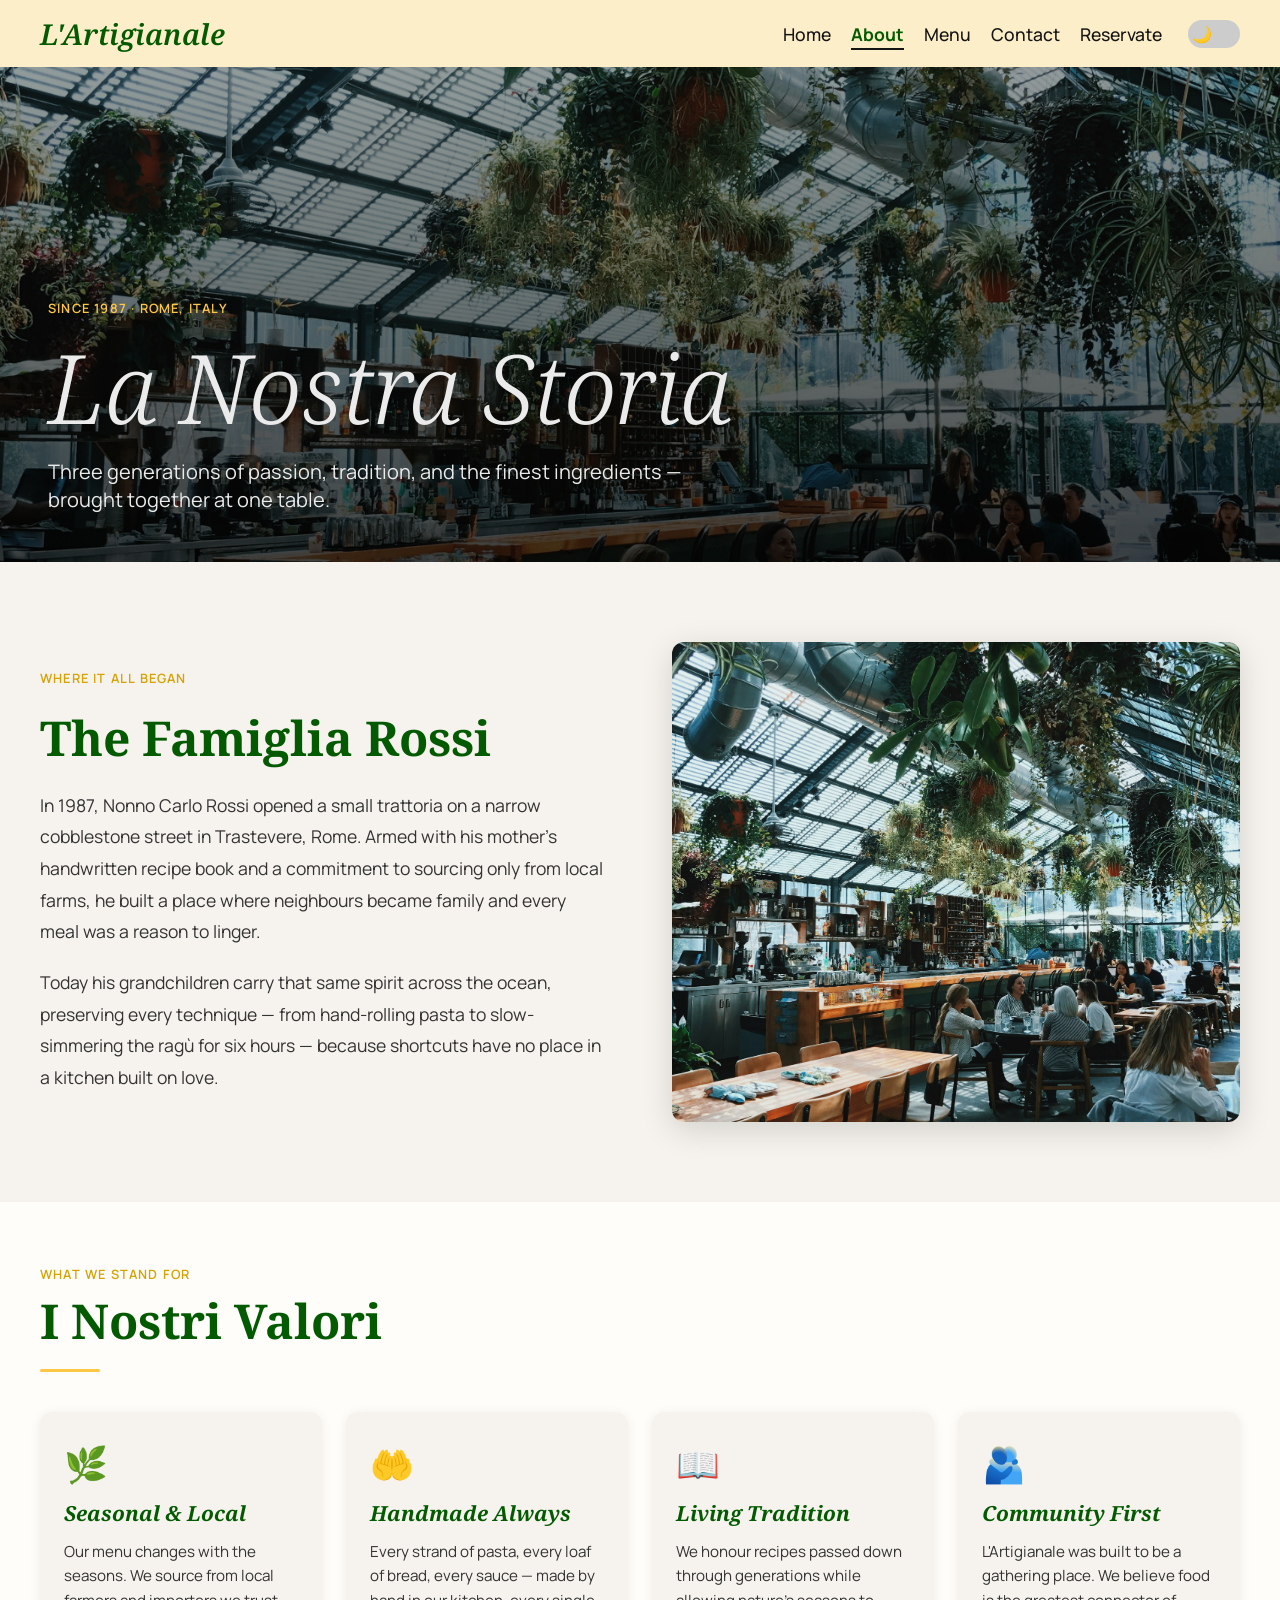
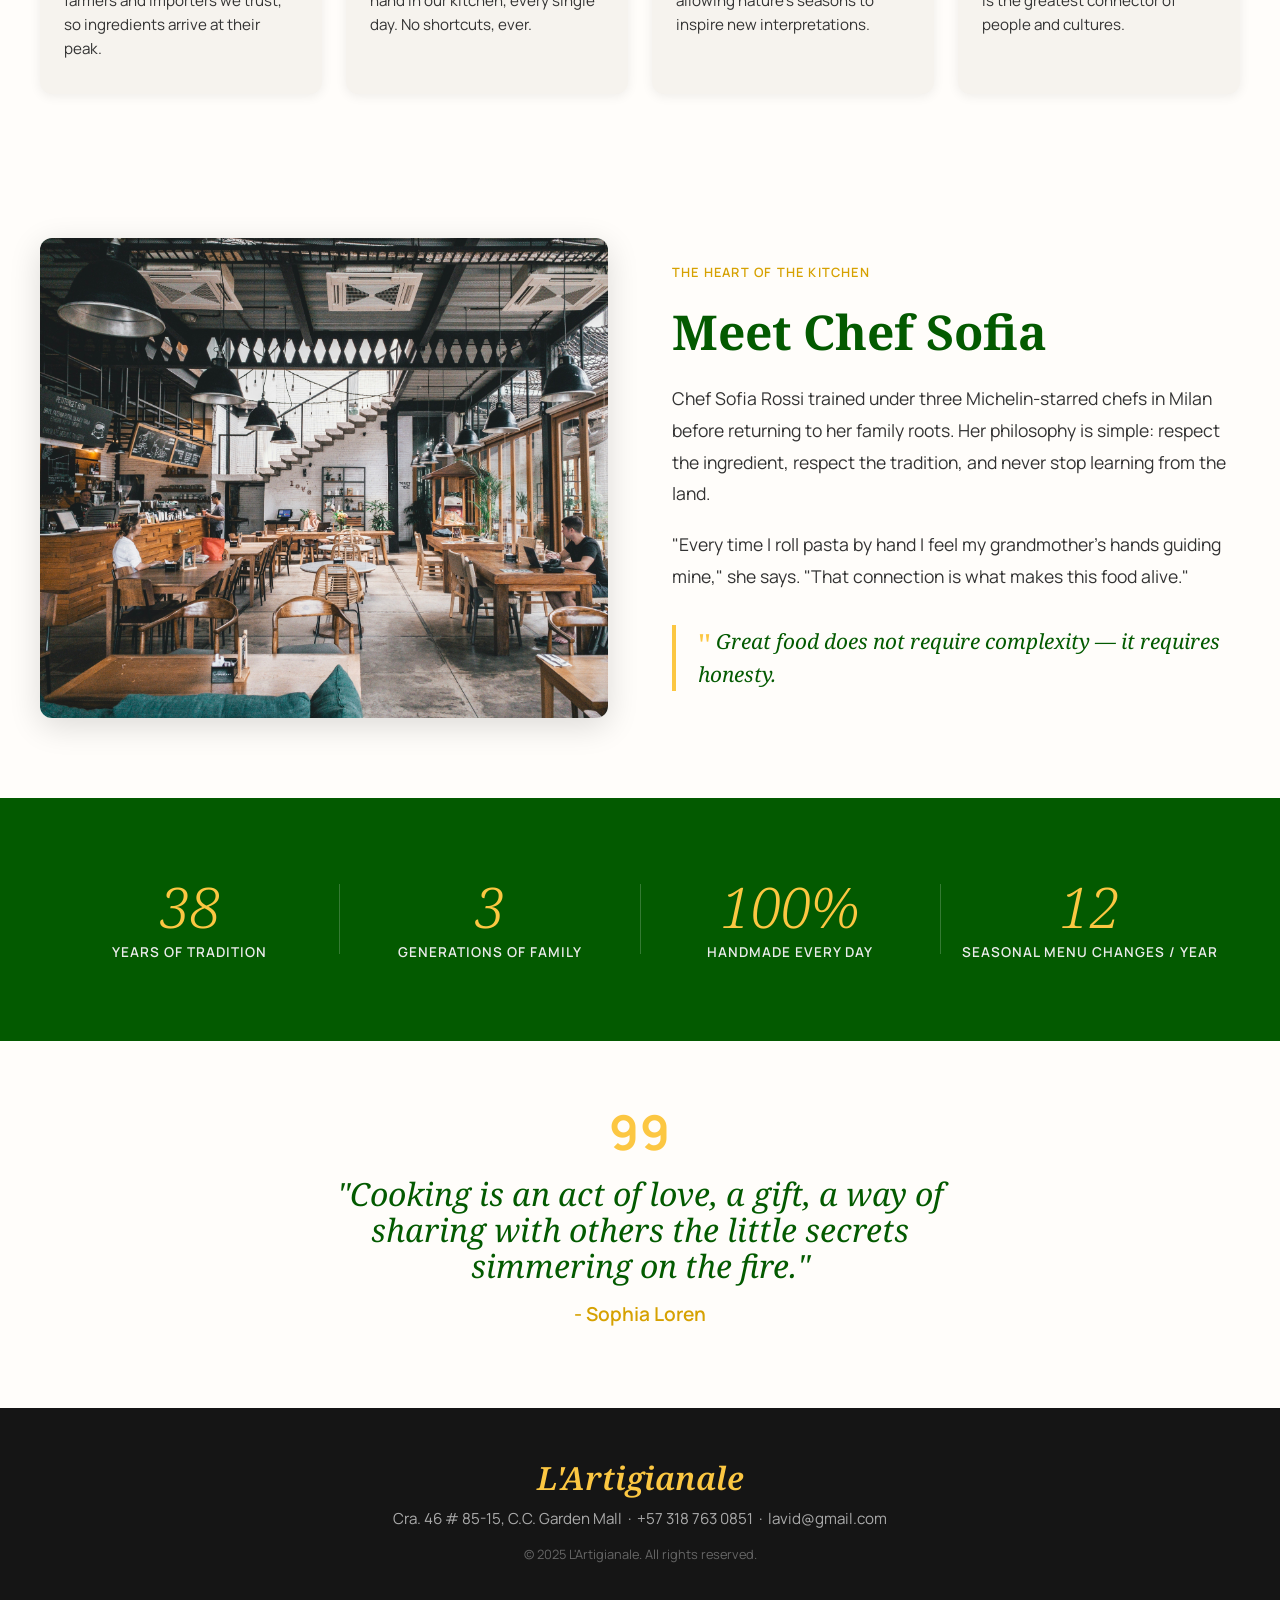
<file: about.html>
<!DOCTYPE html>
<html lang="en">

<head>
    <meta charset="UTF-8">
    <meta name="viewport" content="width=device-width, initial-scale=1.0">
    <link rel="shortcut icon" href="img/favicon.svg" type="image/x-icon">
    <link rel="stylesheet" href="./css/style.css">
    <link rel="stylesheet" href="./css/menu.css">
    <title>About — L'Artigianale</title>
</head>

<body>
    <header>
        <nav class="nav-container">
            <h2 class="logo">L'Artigianale</h2>
            <div class="navigation">
                <a class="navi" href="index.html">Home</a>
                <a class="navi active" href="about.html">About</a>
                <a class="navi" href="menu.html">Menu</a>
                <a class="navi" href="index.html#mostrar">Contact</a>
                <a class="navi" href="index.html#reservation">Reservate</a>
                <label class="theme-switch">
                    <input type="checkbox" id="theme-toggle">
                    <span class="slider"></span>
                </label>
            </div>
        </nav>

        <div class="page-hero about-hero">
            <div class="page-hero-content">
                <p class="slogan">Since 1987 · Rome, Italy</p>
                <h1 class="hero-title">La Nostra Storia</h1>
                <p class="hero-description">Three generations of passion, tradition, and the finest
                    ingredients — brought together at one table.</p>
            </div>
        </div>
    </header>

    <main>
        <section class="about-section">
            <div class="about-text-side">
                <p class="menu-slogan">Where It All Began</p>
                <h2 class="menu-title">The Famiglia Rossi</h2>
                <p class="about-body">In 1987, Nonno Carlo Rossi opened a small trattoria on a narrow cobblestone
                    street in Trastevere, Rome. Armed with his mother's handwritten recipe book and a
                    commitment to sourcing only from local farms, he built a place where neighbours
                    became family and every meal was a reason to linger.</p>
                <p class="about-body">Today his grandchildren carry that same spirit across the ocean,
                    preserving every technique — from hand-rolling pasta to slow-simmering the ragù
                    for six hours — because shortcuts have no place in a kitchen built on love.</p>
            </div>
            <div class="about-img-side">
                <img src="img/restaurant.jpg" alt="Interior of L'Artigianale" class="about-img">
            </div>
        </section>

        <section class="menu-section bg-alt">
            <div class="menu-category-header">
                <p class="menu-slogan">What We Stand For</p>
                <h2 class="menu-title">I Nostri Valori</h2>
                <div class="category-divider"></div>
            </div>

            <div class="values-grid">

                <div class="value-card">
                    <span class="value-icon">🌿</span>
                    <h3 class="value-title">Seasonal &amp; Local</h3>
                    <p class="value-desc">Our menu changes with the seasons. We source from local farmers and importers
                        we trust, so ingredients arrive at their peak.</p>
                </div>

                <div class="value-card">
                    <span class="value-icon">🤲</span>
                    <h3 class="value-title">Handmade Always</h3>
                    <p class="value-desc">Every strand of pasta, every loaf of bread, every sauce — made by hand in our
                        kitchen, every single day. No shortcuts, ever.</p>
                </div>

                <div class="value-card">
                    <span class="value-icon">📖</span>
                    <h3 class="value-title">Living Tradition</h3>
                    <p class="value-desc">We honour recipes passed down through generations while allowing nature's
                        seasons to inspire new interpretations.</p>
                </div>

                <div class="value-card">
                    <span class="value-icon">🫂</span>
                    <h3 class="value-title">Community First</h3>
                    <p class="value-desc">L'Artigianale was built to be a gathering place. We believe food is the
                        greatest connector of people and cultures.</p>
                </div>

            </div>
        </section>

        <section class="about-section reverse">
            <div class="about-text-side">
                <p class="menu-slogan">The Heart of the Kitchen</p>
                <h2 class="menu-title">Meet Chef Sofia</h2>
                <p class="about-body">Chef Sofia Rossi trained under three Michelin-starred chefs in Milan
                    before returning to her family roots. Her philosophy is simple: respect the ingredient,
                    respect the tradition, and never stop learning from the land.</p>
                <p class="about-body">"Every time I roll pasta by hand I feel my grandmother's hands guiding
                    mine," she says. "That connection is what makes this food alive."</p>
                <blockquote class="about-quote">
                    <span class="about-quote-mark">"</span>
                    Great food does not require complexity — it requires honesty.
                </blockquote>
            </div>
            <div class="about-img-side">
                <img src="img/hero.jpg" alt="Chef Sofia" class="about-img">
            </div>
        </section>

        <section class="stats-section">
            <div class="stat-item">
                <p class="stat-number">38</p>
                <p class="stat-label">Years of Tradition</p>
            </div>
            <div class="stat-divider"></div>
            <div class="stat-item">
                <p class="stat-number">3</p>
                <p class="stat-label">Generations of Family</p>
            </div>
            <div class="stat-divider"></div>
            <div class="stat-item">
                <p class="stat-number">100%</p>
                <p class="stat-label">Handmade Every Day</p>
            </div>
            <div class="stat-divider"></div>
            <div class="stat-item">
                <p class="stat-number">12</p>
                <p class="stat-label">Seasonal Menu Changes / Year</p>
            </div>
        </section>

        <section class="container-quote">
            <h2 class="distinctive">99</h2>
            <div class="quote-content">
                <h3 class="quote">"Cooking is an act of love, a gift, a way of sharing
                    with others the little secrets simmering on the fire."</h3>
                <p class="author">- Sophia Loren</p>
            </div>

    </main>

    <footer class="site-footer">
        <p class="footer-logo">L'Artigianale</p>
        <p class="footer-text">Cra. 46 # 85-15, C.C. Garden Mall &nbsp;·&nbsp; +57 318 763 0851 &nbsp;·&nbsp;
            lavid@gmail.com</p>
        <p class="footer-text footer-copy">© 2025 L'Artigianale. All rights reserved.</p>
    </footer>

</body>

<script>
    const toggle = document.getElementById('theme-toggle');

    toggle.addEventListener('change', () => {
        if (toggle.checked) {
            document.documentElement.setAttribute('data-theme', 'dark');
            localStorage.setItem('theme', 'dark');
        } else {
            document.documentElement.removeAttribute('data-theme');
            localStorage.setItem('theme', 'light');
        }
    });

    // Recordar preferencia al recargar
    if (localStorage.getItem('theme') === 'dark') {
        document.documentElement.setAttribute('data-theme', 'dark');
        toggle.checked = true;
    }
</script>

</html>
</file>
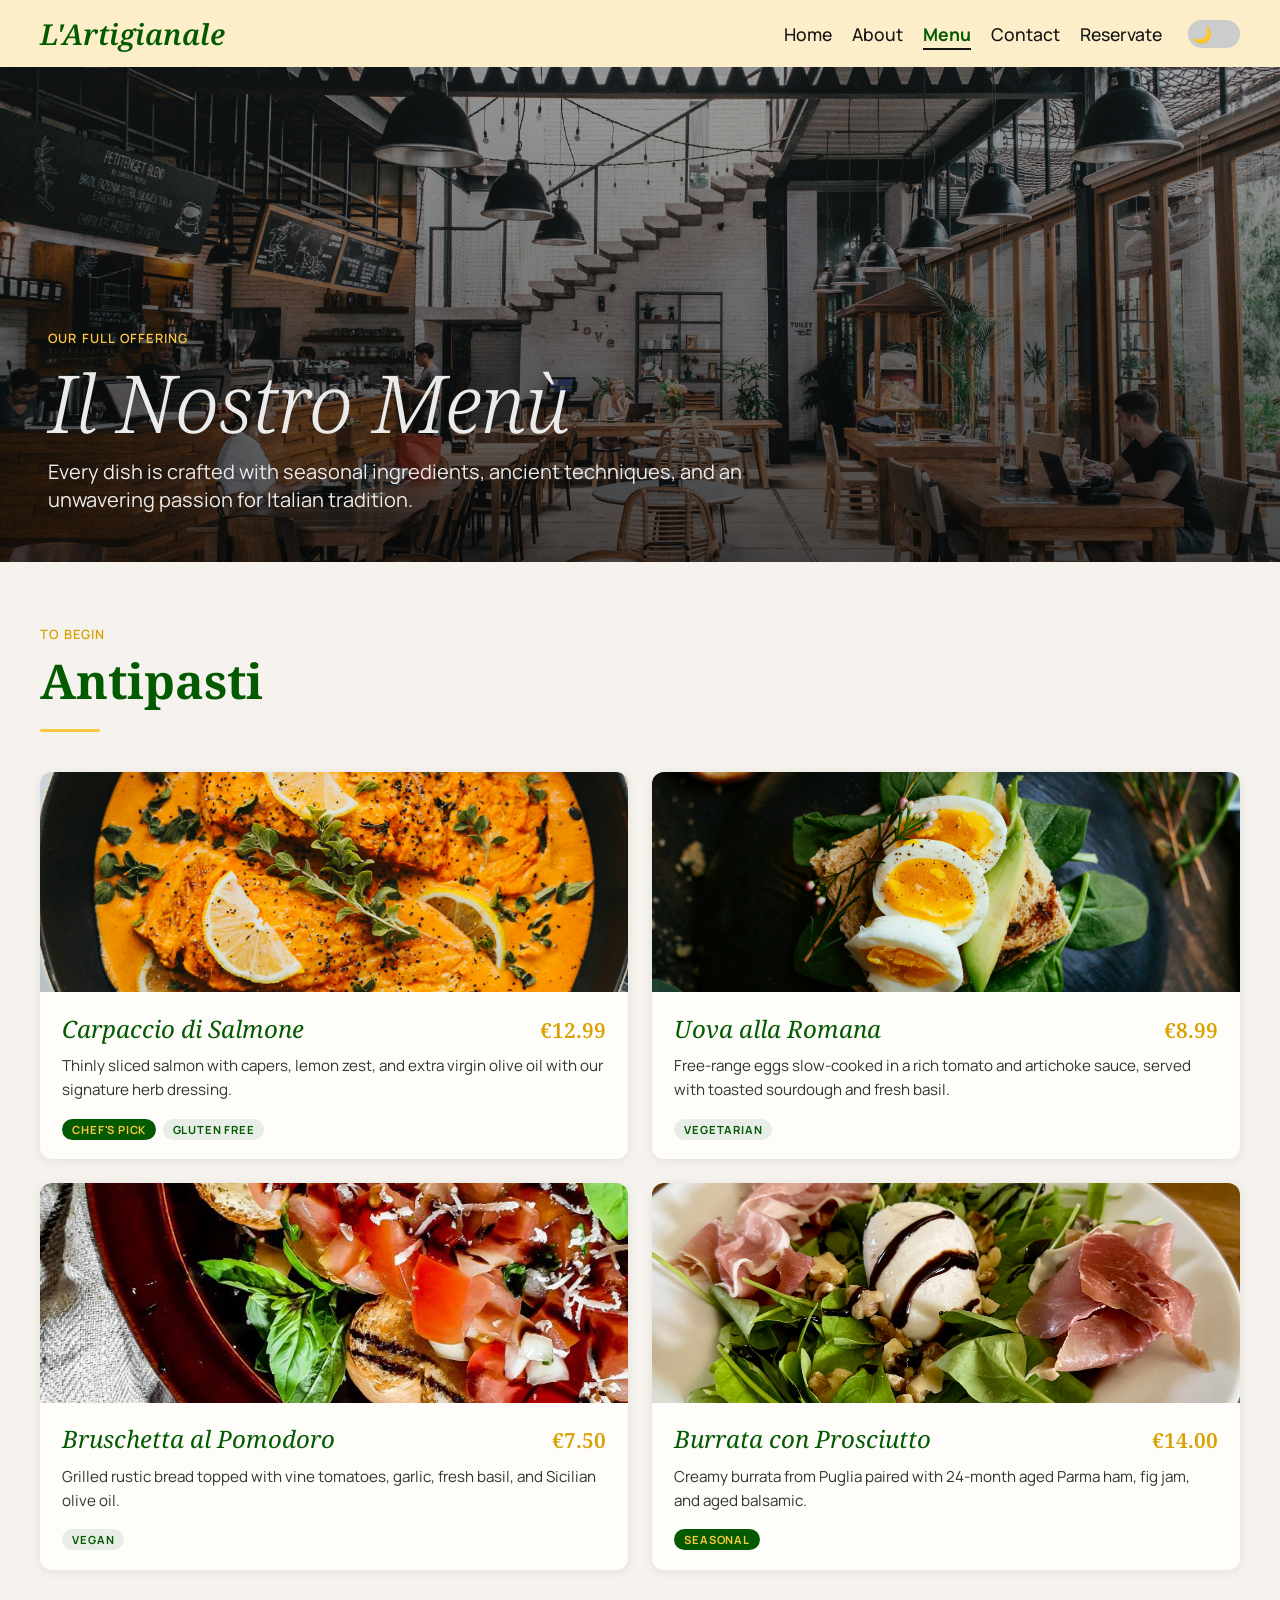
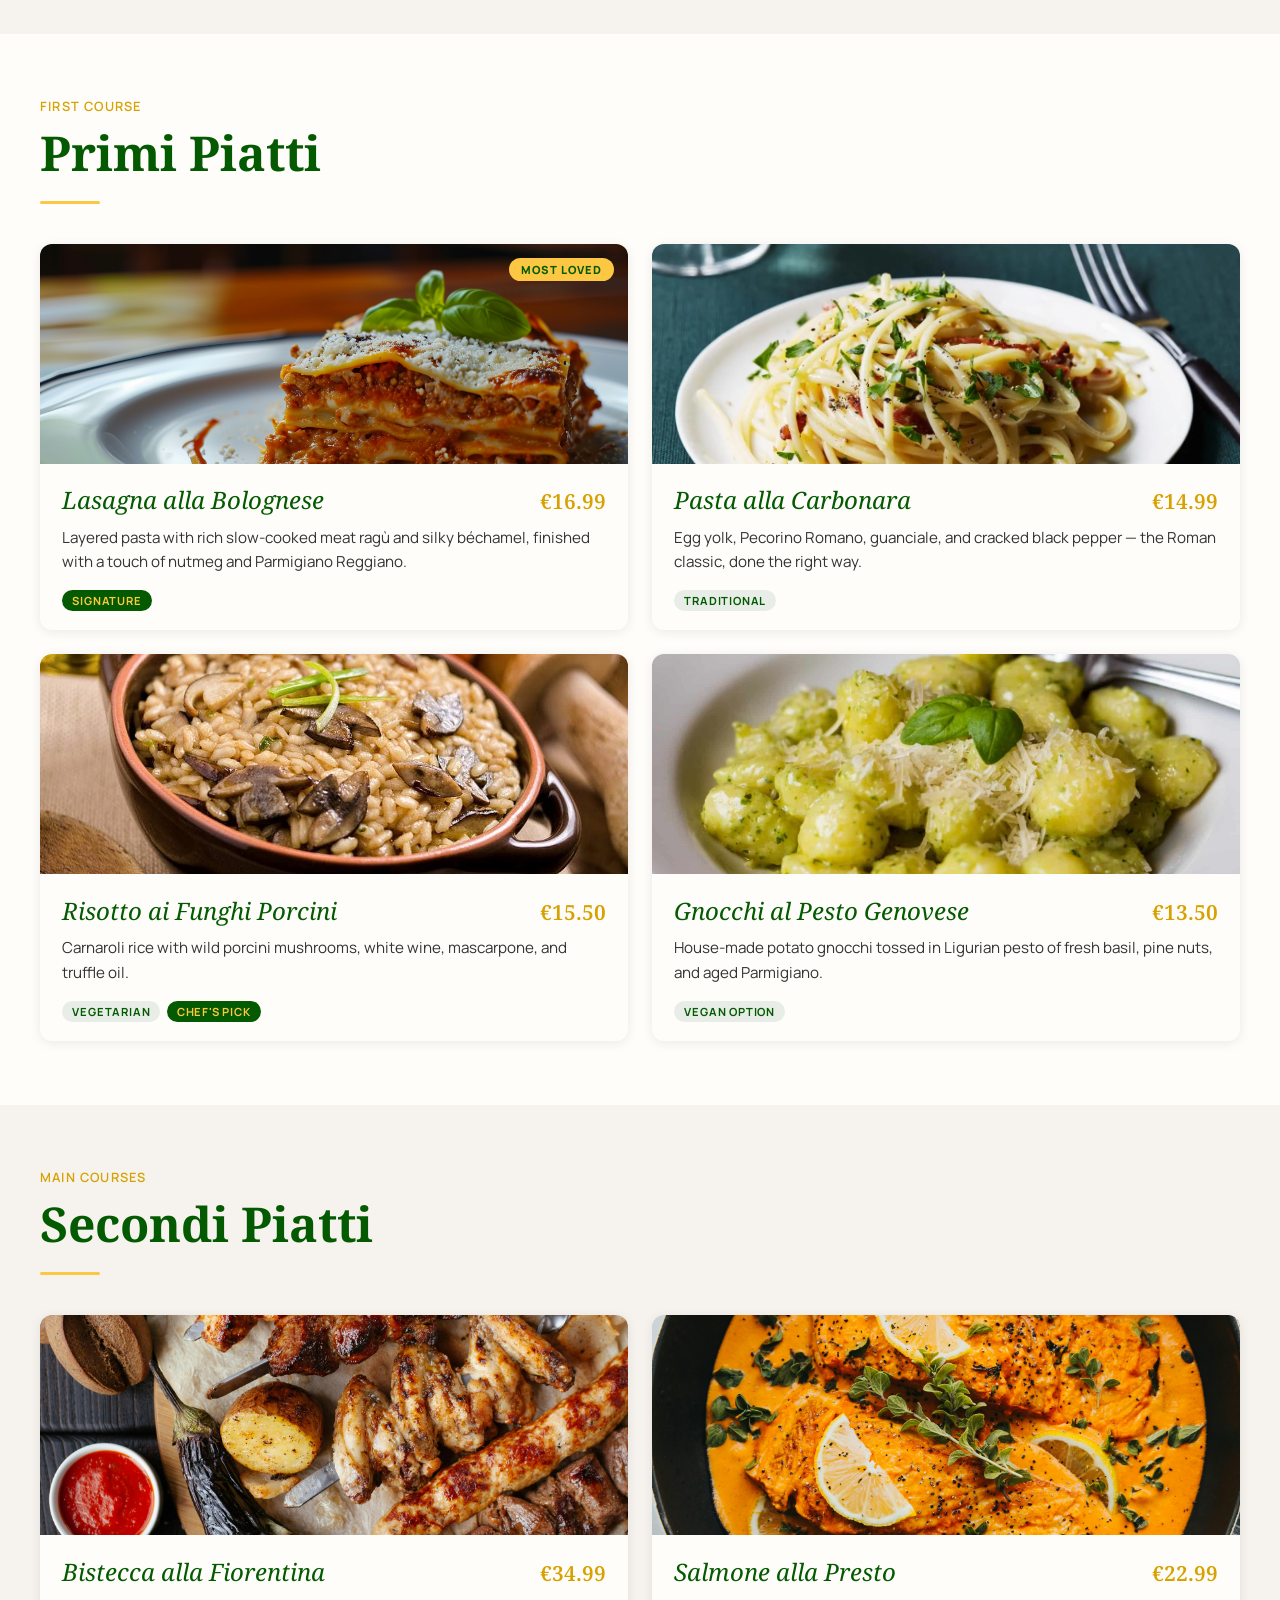
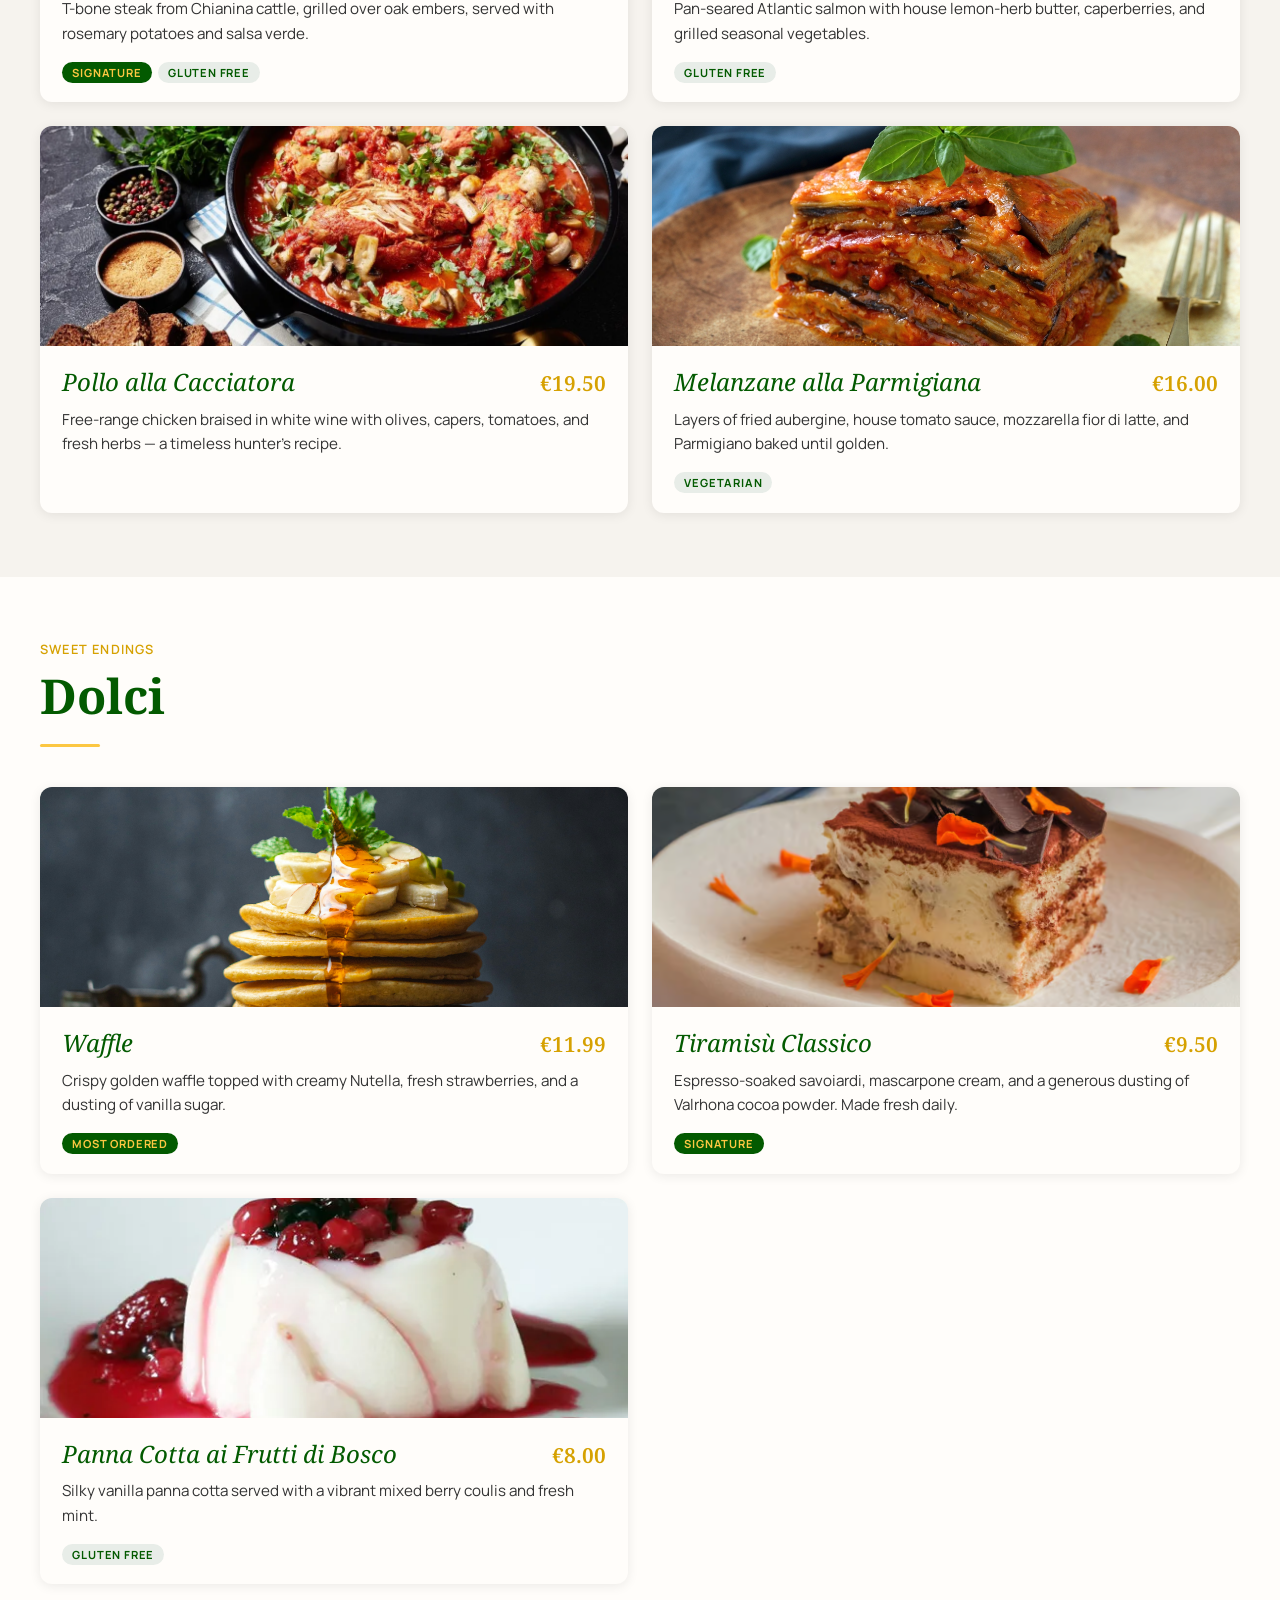
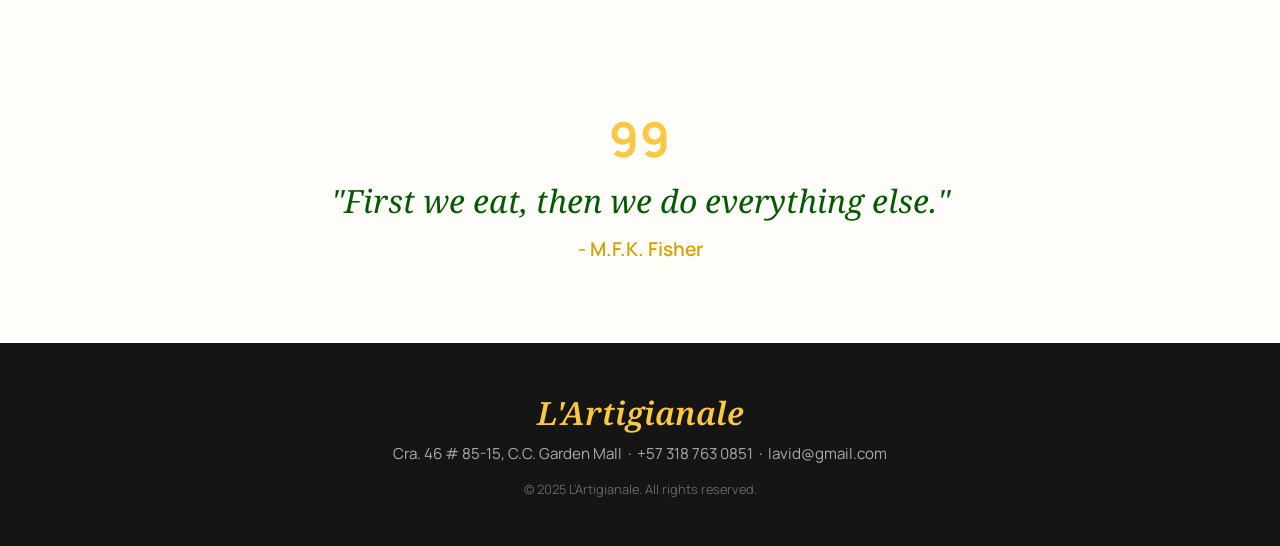
<file: menu.html>
<!DOCTYPE html>
<html lang="en">

<head>
    <meta charset="UTF-8">
    <meta name="viewport" content="width=device-width, initial-scale=1.0">
    <link rel="shortcut icon" href="img/favicon.svg" type="image/x-icon">
    <link rel="stylesheet" href="./css/style.css">
    <link rel="stylesheet" href="./css/menu.css">
    <title>Menu — L'Artigianale</title>
</head>

<body>
    <header>
        <nav class="nav-container">
            <h2 class="logo">L'Artigianale</h2>
            <div class="navigation">
                <a class="navi" href="index.html">Home</a>
                <a class="navi" href="about.html">About</a>
                <a class="navi active" href="menu.html">Menu</a>
                <a class="navi" href="index.html#mostrar">Contact</a>
                <a class="navi" href="index.html#reservation">Reservate</a>
                <label class="theme-switch">
                    <input type="checkbox" id="theme-toggle">
                    <span class="slider"></span>
                </label>
            </div>
        </nav>

        <div class="page-hero">
            <div class="page-hero-content">
                <p class="slogan">Our Full Offering</p>
                <h1 class="page-hero-title">Il Nostro Menù</h1>
                <p class="hero-description">Every dish is crafted with seasonal ingredients,
                    ancient techniques, and an unwavering passion for Italian tradition.</p>
            </div>
        </div>
    </header>

    <main>

        <section class="menu-section">
            <div class="menu-category-header">
                <p class="menu-slogan">To Begin</p>
                <h2 class="menu-title">Antipasti</h2>
                <div class="category-divider"></div>
            </div>

            <div class="menu-grid">

                <article class="menu-item">
                    <div class="menu-item-img-wrap">
                        <img src="img/salmon.jpg" alt="Carpaccio di Salmone" class="menu-item-img">
                    </div>
                    <div class="menu-item-body">
                        <div class="menu-item-top">
                            <h3 class="menu-item-title">Carpaccio di Salmone</h3>
                            <span class="menu-item-price">€12.99</span>
                        </div>
                        <p class="menu-item-desc">Thinly sliced salmon with capers, lemon zest, and extra virgin olive
                            oil with our signature herb dressing.</p>
                        <div class="menu-item-tags">
                            <span class="tag">Chef's Pick</span>
                            <span class="tag tag-light">Gluten Free</span>
                        </div>
                    </div>
                </article>

                <article class="menu-item">
                    <div class="menu-item-img-wrap">
                        <img src="img/huevos.jpg" alt="Uova alla Romana" class="menu-item-img">
                    </div>
                    <div class="menu-item-body">
                        <div class="menu-item-top">
                            <h3 class="menu-item-title">Uova alla Romana</h3>
                            <span class="menu-item-price">€8.99</span>
                        </div>
                        <p class="menu-item-desc">Free-range eggs slow-cooked in a rich tomato and artichoke sauce,
                            served with toasted sourdough and fresh basil.</p>
                        <div class="menu-item-tags">
                            <span class="tag tag-light">Vegetarian</span>
                        </div>
                    </div>
                </article>

                <article class="menu-item">
                    <div class="menu-item-img-wrap">
                        <img src="img/Bruschetta.jpg" alt="Uova alla Romana" class="menu-item-img">
                    </div>
                    <div class="menu-item-body">
                        <div class="menu-item-top">
                            <h3 class="menu-item-title">Bruschetta al Pomodoro</h3>
                            <span class="menu-item-price">€7.50</span>
                        </div>
                        <p class="menu-item-desc">Grilled rustic bread topped with vine tomatoes, garlic, fresh basil,
                            and Sicilian olive oil.</p>
                        <div class="menu-item-tags">
                            <span class="tag tag-light">Vegan</span>
                        </div>
                    </div>
                </article>

                <article class="menu-item no-img">
                    <div class="menu-item-img-wrap">
                        <img src="img/burrata.jpg" alt="Waffle" class="menu-item-img">
                    </div>
                    <div class="menu-item-body">
                        <div class="menu-item-top">
                            <h3 class="menu-item-title">Burrata con Prosciutto</h3>
                            <span class="menu-item-price">€14.00</span>
                        </div>
                        <p class="menu-item-desc">Creamy burrata from Puglia paired with 24-month aged Parma ham, fig
                            jam, and aged balsamic.</p>
                        <div class="menu-item-tags">
                            <span class="tag">Seasonal</span>
                        </div>
                    </div>
                </article>

            </div>
        </section>


        <section class="menu-section bg-alt">
            <div class="menu-category-header">
                <p class="menu-slogan">First Course</p>
                <h2 class="menu-title">Primi Piatti</h2>
                <div class="category-divider"></div>
            </div>

            <div class="menu-grid">

                <article class="menu-item">
                    <div class="featured-badge">Most Loved</div>
                    <div class="menu-item-img-wrap">
                        <img src="./img/las.jpg" alt="Lasagna" class="menu-item-img">
                    </div>
                    <div class="menu-item-body">
                        <div class="menu-item-top">
                            <h3 class="menu-item-title">Lasagna alla Bolognese</h3>
                            <span class="menu-item-price">€16.99</span>
                        </div>
                        <p class="menu-item-desc">Layered pasta with rich slow-cooked meat ragù and silky béchamel,
                            finished with a touch of nutmeg and Parmigiano Reggiano.</p>
                        <div class="menu-item-tags">
                            <span class="tag">Signature</span>
                        </div>
                    </div>
                </article>

                <article class="menu-item">
                    <div class="menu-item-img-wrap">
                        <img src="img/pasta.webp" alt="Pasta Carbonara" class="menu-item-img">
                    </div>
                    <div class="menu-item-body">
                        <div class="menu-item-top">
                            <h3 class="menu-item-title">Pasta alla Carbonara</h3>
                            <span class="menu-item-price">€14.99</span>
                        </div>
                        <p class="menu-item-desc">Egg yolk, Pecorino Romano, guanciale, and cracked black pepper — the
                            Roman classic, done the right way.</p>
                        <div class="menu-item-tags">
                            <span class="tag tag-light">Traditional</span>
                        </div>
                    </div>
                </article>

                <article class="menu-item">
                    <div class="menu-item-img-wrap">
                        <img src="img/risotto.jpg" alt="Pasta Carbonara" class="menu-item-img">
                    </div>
                    <div class="menu-item-body">
                        <div class="menu-item-top">
                            <h3 class="menu-item-title">Risotto ai Funghi Porcini</h3>
                            <span class="menu-item-price">€15.50</span>
                        </div>
                        <p class="menu-item-desc">Carnaroli rice with wild porcini mushrooms, white wine, mascarpone,
                            and truffle oil.</p>
                        <div class="menu-item-tags">
                            <span class="tag tag-light">Vegetarian</span>
                            <span class="tag">Chef's Pick</span>
                        </div>
                    </div>
                </article>

                <article class="menu-item">
                    <div class="menu-item-img-wrap">
                        <img src="img/gnocchi.jpg" alt="Pasta Carbonara" class="menu-item-img">
                    </div>
                    <div class="menu-item-body">
                        <div class="menu-item-top">
                            <h3 class="menu-item-title">Gnocchi al Pesto Genovese</h3>
                            <span class="menu-item-price">€13.50</span>
                        </div>
                        <p class="menu-item-desc">House-made potato gnocchi tossed in Ligurian pesto of fresh basil,
                            pine nuts, and aged Parmigiano.</p>
                        <div class="menu-item-tags">
                            <span class="tag tag-light">Vegan Option</span>
                        </div>
                    </div>
                </article>

            </div>
        </section>

        <section class="menu-section">
            <div class="menu-category-header">
                <p class="menu-slogan">Main Courses</p>
                <h2 class="menu-title">Secondi Piatti</h2>
                <div class="category-divider"></div>
            </div>

            <div class="menu-grid">

                <article class="menu-item">
                    <div class="menu-item-img-wrap">
                        <img src="img/asado.jpg" alt="Bistecca" class="menu-item-img">
                    </div>
                    <div class="menu-item-body">
                        <div class="menu-item-top">
                            <h3 class="menu-item-title">Bistecca alla Fiorentina</h3>
                            <span class="menu-item-price">€34.99</span>
                        </div>
                        <p class="menu-item-desc">T-bone steak from Chianina cattle, grilled over oak embers, served
                            with rosemary potatoes and salsa verde.</p>
                        <div class="menu-item-tags">
                            <span class="tag">Signature</span>
                            <span class="tag tag-light">Gluten Free</span>
                        </div>
                    </div>
                </article>

                <article class="menu-item">
                    <div class="menu-item-img-wrap">
                        <img src="img/salmon.jpg" alt="Salmone" class="menu-item-img">
                    </div>
                    <div class="menu-item-body">
                        <div class="menu-item-top">
                            <h3 class="menu-item-title">Salmone alla Presto</h3>
                            <span class="menu-item-price">€22.99</span>
                        </div>
                        <p class="menu-item-desc">Pan-seared Atlantic salmon with house lemon-herb butter, caperberries,
                            and grilled seasonal vegetables.</p>
                        <div class="menu-item-tags">
                            <span class="tag tag-light">Gluten Free</span>
                        </div>
                    </div>
                </article>

                <article class="menu-item">
                    <div class="menu-item-img-wrap">
                        <img src="img/pollo.webp" alt="Salmone" class="menu-item-img">
                    </div>
                    <div class="menu-item-body">
                        <div class="menu-item-top">
                            <h3 class="menu-item-title">Pollo alla Cacciatora</h3>
                            <span class="menu-item-price">€19.50</span>
                        </div>
                        <p class="menu-item-desc">Free-range chicken braised in white wine with olives, capers,
                            tomatoes, and fresh herbs — a timeless hunter's recipe.</p>
                    </div>
                </article>

                <article class="menu-item">
                    <div class="menu-item-img-wrap">
                        <img src="img/Melanzane.jpg" alt="Salmone" class="menu-item-img">
                    </div>
                    <div class="menu-item-body">
                        <div class="menu-item-top">
                            <h3 class="menu-item-title">Melanzane alla Parmigiana</h3>
                            <span class="menu-item-price">€16.00</span>
                        </div>
                        <p class="menu-item-desc">Layers of fried aubergine, house tomato sauce, mozzarella fior di
                            latte, and Parmigiano baked until golden.</p>
                        <div class="menu-item-tags">
                            <span class="tag tag-light">Vegetarian</span>
                        </div>
                    </div>
                </article>

            </div>
        </section>

        <section class="menu-section bg-alt">
            <div class="menu-category-header">
                <p class="menu-slogan">Sweet Endings</p>
                <h2 class="menu-title">Dolci</h2>
                <div class="category-divider"></div>
            </div>

            <div class="menu-grid">
                <article class="menu-item">
                    <div class="menu-item-img-wrap">
                        <img src="img/wafle.jpg" alt="Waffle" class="menu-item-img">
                    </div>
                    <div class="menu-item-body">
                        <div class="menu-item-top">
                            <h3 class="menu-item-title">Waffle </h3>
                            <span class="menu-item-price">€11.99</span>
                        </div>
                        <p class="menu-item-desc">Crispy golden waffle topped with creamy Nutella, fresh strawberries,
                            and a dusting of vanilla sugar.</p>
                        <div class="menu-item-tags">
                            <span class="tag">Most Ordered</span>
                        </div>
                    </div>
                </article>

                <article class="menu-item">
                    <div class="menu-item-img-wrap">
                        <img src="img/tira.avif" alt="Tiramisù" class="menu-item-img">
                    </div>
                    <div class="menu-item-body">
                        <div class="menu-item-top">
                            <h3 class="menu-item-title">Tiramisù Classico</h3>
                            <span class="menu-item-price">€9.50</span>
                        </div>
                        <p class="menu-item-desc">Espresso-soaked savoiardi, mascarpone cream, and a generous dusting of
                            Valrhona cocoa powder. Made fresh daily.</p>
                        <div class="menu-item-tags">
                            <span class="tag">Signature</span>
                        </div>
                    </div>
                </article>

                <article class="menu-item">
                    <div class="menu-item-img-wrap">
                        <img src="img/panna.webp" alt="panna" class="menu-item-img">
                    </div>
                    <div class="menu-item-body">
                        <div class="menu-item-top">
                            <h3 class="menu-item-title">Panna Cotta ai Frutti di Bosco</h3>
                            <span class="menu-item-price">€8.00</span>
                        </div>
                        <p class="menu-item-desc">Silky vanilla panna cotta served with a vibrant mixed berry coulis and
                            fresh mint.</p>
                        <div class="menu-item-tags">
                            <span class="tag tag-light">Gluten Free</span>
                        </div>
                    </div>
                </article>

            </div>
        </section>
        <section class="container-quote">
            <h2 class="distinctive">99</h2>
            <div class="quote-content">
                <h3 class="quote">"First we eat, then we do everything else."</h3>
                <p class="author">- M.F.K. Fisher</p>
            </div>
        </section>

    </main>

    <footer class="site-footer">
        <p class="footer-logo">L'Artigianale</p>
        <p class="footer-text">Cra. 46 # 85-15, C.C. Garden Mall &nbsp;·&nbsp; +57 318 763 0851 &nbsp;·&nbsp;
            lavid@gmail.com</p>
        <p class="footer-text footer-copy">© 2025 L'Artigianale. All rights reserved.</p>
    </footer>

    <script>
        const toggle = document.getElementById('theme-toggle');

        toggle.addEventListener('change', () => {
            if (toggle.checked) {
                document.documentElement.setAttribute('data-theme', 'dark');
                localStorage.setItem('theme', 'dark');
            } else {
                document.documentElement.removeAttribute('data-theme');
                localStorage.setItem('theme', 'light');
            }
        });

        // Recordar preferencia al recargar
        if (localStorage.getItem('theme') === 'dark') {
            document.documentElement.setAttribute('data-theme', 'dark');
            toggle.checked = true;
        }
    </script>

</body>

</html>
</file>
<file: css/style.css>
@import url('https://fonts.googleapis.com/css2?family=Manrope:wght@200..800&family=Noto+Serif:ital,wght@0,100..900;1,100..900&display=swap');

* {
    margin: 0;
    padding: 0;
    box-sizing: border-box;
}

:root {
    --color-background: #F6F3EE;
    --color-background-2: #fffdfa;

    --color-primary: #035a00;
    --color-secondary: #fcc742;
    --color-asset: #d6a101;
    --color-text-1: #151515;
    --color-text-2: #333;
    --color-text-3: #ebebeb;
    --color-text-hero: #ebebeb;
    --color-text-menu: #151515;
    --color-text-lasagna: #ebebeb;

    --font-family: 'Noto Serif', sans-serif;
    --font-family-2: 'Manrope', serif;
}

[data-theme="dark"] {
    --color-background: #1a1a1a;
    --color-background-2: #111010;
    --color-text-1: #ffffff;
    --color-text-2: #cfcfcf;
    --color-text-3: #272626;
    --color-text-hero: #ebebeb;
    --color-primary: #4caf50;
    --color-text-menu: #151515;
    --color-text-lasagna: #151515;

}

.theme-switch {
    position: relative;
    width: 52px;
    height: 28px;
    margin-left: 16px;
}

.theme-switch input {
    display: none;
}

.slider {
    position: absolute;
    inset: 0;
    background-color: #ccc;
    border-radius: 20px;
    cursor: pointer;
    transition: 0.3s;
}

.slider::after {
    content: "🌙";
    position: absolute;
    left: 4px;
    top: 50%;
    transform: translateY(-50%);
    font-size: 16px;
    transition: 0.4s;
}

input:checked+.slider {
    background-color: #333;
}

input:checked+.slider::after {
    content: "☀️";
    left: 28px;
}

header {
    display: flex;
    flex-direction: column;
    justify-content: start;
    align-items: start;
    height: fit-content;
}

/* Navigation Container */
.nav-container {
    display: flex;
    justify-content: space-between;
    align-items: center;
    width: 100%;
    background-color: #fcecc3e4;
    padding: 14px 40px;
}

.logo {
    font-family: var(--font-family);
    font-size: 1.8rem;
    font-style: italic;
    font-weight: 600;
    color: var(--color-primary);
    height: auto;
}

.navigation {
    display: flex;
    justify-content: center;
    align-items: center;
}

.navi {
    margin: 0 10px;
    color: var(--color-text-menu);
    text-decoration: none;
    font-family: var(--font-family-2);
    font-size: 1.1rem;
    font-weight: 500;
    transition: all 0.2s ease-in-out;
    position: relative;
    scroll-behavior: smooth;
}

.navi::after {
    content: '';
    position: absolute;
    width: 0;
    height: 2px;
    bottom: -4px;
    left: 0;
    background-color: var(--color-text-menu);
    transition: all 0.2s ease-in-out;
}

.navi:hover {
    color: var(--color-text-menu);
}

.navi:hover::after {
    width: 100%;
}

/* Hero Section */
.section-hero {
    display: flex;
    justify-content: start;
    align-items: center;
    width: 100%;
    height: 80vh;
    background-image: linear-gradient(to bottom, rgba(0, 0, 0, 0.4), rgba(0, 0, 0, 0.7)),
        url(../img/hero.jpg);
    background-size: cover;
    background-repeat: no-repeat;
    background-position: center;
    position: relative;
}

.hero-content {
    display: flex;
    width: 768px;
    max-width: 768px;
    flex-direction: column;
    align-items: flex-start;
    padding: 3rem;
    flex: 1 0 0;
}

.slogan {
    color: var(--color-secondary);
    font-family: Manrope;
    font-size: 0.8rem;
    font-style: normal;
    font-weight: 600;
    line-height: 16px;
    /* 133.333% */
    letter-spacing: 1.2px;
    text-transform: uppercase;
}

.hero-title {
    color: var(--color-text-hero);
    font-family: var(--font-family);
    font-size: 6rem;
    font-style: italic;
    font-weight: 300;
    line-height: 110px;
    /* 100% */
    letter-spacing: -1.2px;
}

.hero-description {
    font-family: var(--font-family-2);
    font-size: 20px;
    font-style: normal;
    font-weight: 400;
    line-height: 28px;
    color: var(--color-text-hero);
}

.container-video {
    position: absolute;
    display: flex;
    flex-direction: column;
    justify-content: center;
    align-items: center;
    bottom: 4%;
    right: 16px;
    width: 300px;
    height: 180px;
}

.video {
    width: 100%;
    height: 100%;
    object-fit: cover;
    border-radius: 8px;
    box-shadow: 0 4px 8px rgba(0, 0, 0, 0.2);
    transition: transform 0.3s ease;
    cursor: pointer;
}

.video:hover {
    transform: scale(1.05);
}

.video-title {
    font-family: var(--font-family-2);
    margin-top: 10px;
    font-size: 1.1rem;
    font-weight: 500;
    color: var(--color-text-3);
}

main {
    display: flex;
    flex-direction: column;
    justify-content: start;
    align-items: center;
    width: 100%;

}

/*% Menu Preview */

.menu-preview {
    display: flex;
    flex-direction: column;
    width: 100%;
    background-color: var(--color-background);
    padding: 40px;
    gap: 5rem;
}

.container-menu-title {
    display: flex;
    height: 153px;
    flex-direction: column;
    align-items: flex-start;
    gap: .8rem;
}

.container-title {
    display: flex;
    flex-direction: column;
    align-items: flex-start;
    gap: 0.5rem;
}

.menu-slogan {
    font-family: var(--font-family-2);
    font-size: 0.8rem;
    font-style: normal;
    font-weight: 600;
    line-height: 16px;
    /* 133.333% */
    letter-spacing: 1.2px;
    text-transform: uppercase;
    color: var(--color-asset);
}

.menu-title {
    color: var(--color-primary);
    font-family: var(--font-family);
    font-size: 3rem;
}

.menu-description {
    font-family: var(--font-family-2);
    font-size: 1.2rem;
    font-style: normal;
    font-weight: 400;
    line-height: 28px;
    color: var(--color-text-1);
    max-width: 40ch;
}

/* Container for Menu Items */

.container-menu-items {
    display: inline-grid;
    row-gap: 32px;
    column-gap: 32px;
    align-self: stretch;
    grid-template-areas: "area1 area1 area1 area1 area1 area2 area2 area2 area2 area2"
        "area3 area3 area3 area4 area4 area4 area5 area5 area5 area5";
    grid-template-rows: 650px auto;
    grid-template-columns: repeat(10, minmax(0, 1fr));
}

.feature-dish {
    display: flex;
    width: 100%;
    height: 100%;
    flex-direction: column;
    align-items: flex-start;
    gap: 4px;
    border-radius: 12px;
    box-shadow: 0 4px 8px rgba(0, 0, 0, 0.2);
}

.saucer-content {
    display: flex;
    flex-direction: column;
    gap: 8px;
    padding: 1rem;
}

.saucer-tittle {
    font-family: var(--font-family);
    font-size: 1.7rem;
    font-style: italic;
    font-weight: 400;
    color: var(--color-primary);
}

.price {
    font-family: var(--font-family);
    font-size: 1.3rem;
    font-weight: 600;
    color: var(--color-asset);
}

.saucer-descripcion {
    font-family: var(--font-family-2);
    font-size: 1.3rem;
    font-style: normal;
    font-weight: 400;
    line-height: 28px;
    color: var(--color-text-menu);
}

.saucer-img {
    width: 100%;
    flex: 1;
    min-height: 0;
    object-fit: cover;
    aspect-ratio: 16/9;
    border-radius: 0 0 12px 12px;
}

.img-eggs {
    border-radius: 12px 12px 0 0;
}

.salmon {
    grid-area: area1;
    background: #fffdfa;
}

.eggs {
    grid-area: area2;
    flex-direction: column-reverse;
    background: #E5E2DD;
}

.pasta {
    background: #E5E2DD;
    border-radius: 12px;
    padding: 1.2rem 1rem;
    grid-area: area3;
}

.Lasagna {
    background: var(--color-primary);
    justify-content: start;
    border-radius: 12px;
    padding: 1.2rem 1rem;
    grid-area: area4;
    box-shadow: 0 4px 8px rgba(2, 75, 0, 0.4);
}

.dest {
    color: var(--color-secondary);
}

.white {
    color: var(--color-text-lasagna);
}

.cal {
    color: var(--color-secondary);
}

.waffle {
    background: #E5E2DD;
    border-radius: 12px;
    padding: 1.2rem 1rem;
    grid-area: area5;
}

/*% quote */
.container-quote {
    background: var(--color-background-2);
    display: flex;
    padding: 80px 40px;
    flex-direction: column;
    align-items: center;
    gap: 2rem;
    align-self: stretch;
}

.distinctive {
    color: var(--color-secondary);
    font-family: var(--font-family-2);
    font-size: 3rem;
    font-style: normal;
    font-weight: 700;
    line-height: 1.4rem;
    letter-spacing: 1.2px;
    text-transform: uppercase;
}

.quote-content {
    display: flex;
    flex-direction: column;
    align-items: center;
    gap: 1rem;
    max-width: 80ch;
    text-align: center;
}

.quote {
    font-family: var(--font-family);
    font-size: 2rem;
    font-style: italic;
    font-weight: 400;
    line-height: 36px;
    color: var(--color-primary);
}

.author {
    font-family: var(--font-family-2);
    font-size: 1.2rem;
    font-style: normal;
    font-weight: 600;
    line-height: 28px;
    color: var(--color-asset);
}

/* Contact Section */
.contact {
    display: flex;
    width: 100%;
    background-color: var(--color-background);
    padding: 3rem;
    justify-content: space-between;
}

.info {
    color: var(--color-text-1);
    display: flex;
    flex-direction: column;
    padding: 1rem;
    gap: .8rem;
    width: 100%;
    background: var(--color-background-2);
    border-radius: 8px 0 0 8px;
    border: 1px solid #ccc;
    box-shadow: 0 2px 8px rgba(0, 0, 0, 0.2);
}

.contact-title {
    font-family: var(--font-family);
    font-size: 1.5rem;
    font-style: italic;
    font-weight: 600;
    line-height: 16px;
    /* 133.333% */
    letter-spacing: 1.2px;
    text-transform: uppercase;
    color: var(--color-primary);
    padding-top: 1rem;
}

.call {
    background-color: var(--color-primary);
    border-radius: 0;
}

.info-contact {
    display: flex;
    flex-direction: column;
    margin-top: 32px;
    gap: 0.8rem;
}

.label-form {
    font-family: var(--font-family-2);
    font-size: 1rem;
    font-style: normal;
    font-weight: 500;
    line-height: 28px;
    color: var(--color-text-1);
    margin-bottom: 0.5rem;
}

.highlight {
    border-radius: 10px;
    padding: 0.5rem 1rem;
    border: 1px solid var(--color-text-1);
    background-color: transparent;
    color: var(--color-text-1);
    font-family: var(--font-family-2);
    font-size: 1rem;
}

.btn {
    background-color: var(--color-background);
    color: var(--color-text-1);
    font-family: var(--font-family-2);
    font-size: 1rem;
    font-weight: 500;
    border: 1px solid var(--color-text-1);
    cursor: pointer;
    transition: background-color 0.3s ease;
}

.btn:hover {
    background-color: var(--color-secondary);
}

.title-call {
    color: var(--color-secondary);
}

.campo {
    display: flex;
    flex-direction: column;
    margin: 1rem 0;
    border-radius: 1rem;
}

.otro {
    display: flex;
    justify-content: start;
    align-items: center;
    gap: .5rem;
    margin: 1.5rem 0;
}

.iconos {
    width: 2rem;
    height: 2rem;
}

.text-icon {
    font-family: var(--font-family-2);
    font-size: 1.2rem;
    font-style: normal;
    font-weight: 500;
    line-height: 28px;
    color: var(--color-text-3);
}

.maps {
    padding: 0;
    border: 0;
}

.cont-book {
    justify-content: center;
}

.reservation {
    width: 30%;
    padding: 0.5rem 1rem;
    border-radius: 0 8px 8px 0;
}

.asao {
    width: 40%;
    height: auto;
    border-radius: 8px 0 0 8px;
    min-height: 0;
    object-fit: cover;
}


.footer-logo {
    font-family: var(--font-family);
    font-size: 2rem;
    font-style: italic;
    font-weight: 600;
    color: var(--color-secondary);
}

.footer-text {
    font-family: var(--font-family-2);
    font-size: 0.95rem;
    color: #aaa;
}

.footer-copy {
    font-size: 0.8rem;
    color: #666;
    margin-top: 0.4rem;
}

.site-footer {
    background-color: #151515;
    display: flex;
    flex-direction: column;
    align-items: center;
    gap: 0.6rem;
    padding: 3rem 40px;
    text-align: center;
}

@media screen and (max-width: 768px) {
    .theme-switch {
        height: 1rem;
        width: 2rem;
        margin-left: 4px;
    }

    .slider::after {
        font-size: .4rem;
    }

    .logo {
        font-size: 1rem;
    }

    .navi {
        font-size: .9rem;
        margin: 6px;

    }

    .hero-content {
        padding: 0 1.5rem;

    }

    .slogan {
        font-size: .7rem;
    }

    .hero-title {
        font-size: 4rem;
        width: fit-content;
    }

    .hero-description {
        font-size: 1rem;
        width: 40ch;
    }

    .container-video {
        display: none;
    }

    .footer-text {
        font-size: 0.8rem;
    }

    .container-menu-items {
        grid-template-areas: "area1 area1 area1 area1  area2 area2 area2 area2"
            "area3 area3 area3 area3 area4 area4 area4 area4"
            "area5 area5 area5 area5 area5 area5 area5 area5"
        ;
        grid-template-columns: repeat(8, 1fr);
        grid-template-rows: repeat(3, auto);
        gap: 1.5rem;
    }

    .menu-preview {
        gap: 3rem;
    }

    .saucer-tittle {
        font-size: 1.3rem;
    }

    .price {
        font-size: 1.2rem;
    }

    .saucer-descripcion {
        font-size: 1rem;
    }

    .contact {
        flex-direction: column;
    }

    .info-contact {
        margin-top: 10px;
    }

    .info {
        border-radius: 8px 8px 0 0;
    }

    .call {
        border-radius: 0;
    }

    .label-form {
        font-size: 1rem;
    }

    .otro {
        margin: 14px 0 8px;
    }

    .cont-book {
        flex-direction: row;
    }

    .reservation {
        width: 35%;
        border-radius: 0 8px 8px 0;
    }

    .asao {
        width: 45%;
        height: auto;
    }

    .campo {
        margin: 1rem 0;
    }
}

@media screen and (max-width: 480px) {

    .theme-switch {
        height: 1rem;
        width: 2rem;
        margin-left: 4px;
    }

    .slider::after {
        font-size: .4rem;
    }

    .navi {
        margin: 6px;
        font-size: .6rem;
    }

    .hero-description {
        font-size: 1rem;
        width: 30ch;
    }

    .nav-container {
        padding: 14px 20px;
    }

    .logo {
        font-size: 1rem;
    }

    .btn {
        font-size: .6rem;
    }

    .cont-book {
        padding: 0;
    }

    .asao {
        width: 50%;
        height: auto;
        border-radius: 0;
    }

    .reservation {
        width: 100%;
        border-radius: 0;
    }

    .highlight {
        font-size: .8rem;
    }
}
</file>
<file: css/menu.css>
.navi.active {
    color: var(--color-primary);
    font-weight: 700;
}
.navi.active::after {
    width: 100%;
}

.page-hero {
    display: flex;
    align-items: flex-end;
    width: 100%;
    height: 55vh;
    background-image: linear-gradient(to bottom, rgba(0,0,0,0.35), rgba(0,0,0,0.7)),
        url(../img/hero.jpg);
    background-size: cover;
    background-position: center;
    padding: 3rem;
}

.about-hero {
    background-image: linear-gradient(to bottom, rgba(0,0,0,0.35), rgba(0,0,0,0.72)),
        url(../img/restaurant.jpg);
}

.page-hero-content {
    display: flex;
    flex-direction: column;
    gap: 1rem;
    max-width: 700px;
}

.page-hero-title {
    color: var(--color-text-3);
    font-family: var(--font-family);
    font-size: 5rem;
    font-style: italic;
    font-weight: 300;
    letter-spacing: -1px;
    line-height: 1;
}

.menu-section {
    width: 100%;
    padding: 4rem 40px;
    background-color: var(--color-background);
}

.menu-section.bg-alt {
    background-color: var(--color-background-2);
}

.menu-category-header {
    margin-bottom: 2.5rem;
    display: flex;
    flex-direction: column;
    gap: 0.4rem;
}

.category-divider {
    width: 60px;
    height: 3px;
    background-color: var(--color-secondary);
    margin-top: 0.6rem;
    border-radius: 2px;
}

.menu-grid {
    display: grid;
    grid-template-columns: repeat(2, 1fr);
    gap: 24px;
}

.menu-item {
    display: flex;
    flex-direction: column;
    background-color: var(--color-background-2);
    border-radius: 12px;
    box-shadow: 0 2px 12px rgba(0,0,0,0.08);
    overflow: hidden;
    transition: transform 0.25s ease, box-shadow 0.25s ease;
    position: relative;
}

.menu-item:hover {
    transform: translateY(-4px);
    box-shadow: 0 8px 24px rgba(0,0,0,0.14);
}

.menu-item.no-img {
    justify-content: center;
    min-height: 180px;
}

.menu-item-img-wrap {
    width: 100%;
    height: 220px;
    overflow: hidden;
}

.menu-item-img {
    width: 100%;
    height: 100%;
    object-fit: cover;
    transition: transform 0.4s ease;
}

.menu-item:hover .menu-item-img {
    transform: scale(1.04);
}

.menu-item-body {
    display: flex;
    flex-direction: column;
    gap: 0.6rem;
    padding: 1.2rem 1.4rem;
    flex: 1;
}

.menu-item-top {
    display: flex;
    justify-content: space-between;
    align-items: baseline;
    gap: 1rem;
}

.menu-item-title {
    font-family: var(--font-family);
    font-size: 1.5rem;
    font-style: italic;
    font-weight: 400;
    color: var(--color-primary);
}

.menu-item-price {
    font-family: var(--font-family);
    font-size: 1.3rem;
    font-weight: 600;
    color: var(--color-asset);
    white-space: nowrap;
}

.menu-item-desc {
    font-family: var(--font-family-2);
    font-size: 0.95rem;
    line-height: 1.6;
    color: var(--color-text-2);
}

.menu-item-tags {
    display: flex;
    flex-wrap: wrap;
    gap: 0.4rem;
    margin-top: 0.4rem;
}

.tag {
    font-family: var(--font-family-2);
    font-size: 0.7rem;
    font-weight: 700;
    letter-spacing: 0.8px;
    text-transform: uppercase;
    padding: 3px 10px;
    border-radius: 20px;
    background-color: var(--color-primary);
    color: var(--color-secondary);
}

.tag-light {
    background-color: #e8ede8;
    color: var(--color-primary);
}

.featured-item {
    border: 2px solid var(--color-secondary);
}

.featured-badge {
    position: absolute;
    top: 14px;
    right: 14px;
    background-color: var(--color-secondary);
    color: var(--color-primary);
    font-family: var(--font-family-2);
    font-size: 0.7rem;
    font-weight: 800;
    letter-spacing: 1px;
    text-transform: uppercase;
    padding: 4px 12px;
    border-radius: 20px;
    z-index: 1;
}

.about-section {
    display: flex;
    gap: 4rem;
    align-items: center;
    padding: 5rem 40px;
    background-color: var(--color-background);
    width: 100%;
}

.about-section.reverse {
    background-color: var(--color-background-2);
    flex-direction: row-reverse;
}

.about-text-side {
    flex: 1;
    display: flex;
    flex-direction: column;
    gap: 1.2rem;
}

.about-img-side {
    flex: 1;
    height: 480px;
    border-radius: 12px;
    overflow: hidden;
    box-shadow: 0 8px 32px rgba(0,0,0,0.14);
}

.about-img {
    width: 100%;
    height: 100%;
    object-fit: cover;
    transition: transform 0.5s ease;
}

.about-img-side:hover .about-img {
    transform: scale(1.03);
}

.about-body {
    font-family: var(--font-family-2);
    font-size: 1.1rem;
    line-height: 1.8;
    color: var(--color-text-2);
    max-width: 52ch;
}

.about-quote {
    margin-top: 0.8rem;
    padding-left: 1.4rem;
    border-left: 4px solid var(--color-secondary);
    font-family: var(--font-family);
    font-size: 1.3rem;
    font-style: italic;
    color: var(--color-primary);
    line-height: 1.6;
}

.about-quote-mark {
    font-size: 2rem;
    line-height: 0;
    vertical-align: -0.5rem;
    color: var(--color-secondary);
    font-style: normal;
}

.values-grid {
    display: grid;
    grid-template-columns: repeat(4, 1fr);
    gap: 24px;
}

.value-card {
    background-color: var(--color-background);
    border-radius: 12px;
    padding: 2rem 1.5rem;
    display: flex;
    flex-direction: column;
    gap: 0.8rem;
    box-shadow: 0 2px 12px rgba(0,0,0,0.07);
    transition: transform 0.25s ease;
}

.value-card:hover {
    transform: translateY(-4px);
}

.value-icon {
    font-size: 2.2rem;
}

.value-title {
    font-family: var(--font-family);
    font-size: 1.3rem;
    font-style: italic;
    color: var(--color-primary);
}

.value-desc {
    font-family: var(--font-family-2);
    font-size: 0.95rem;
    line-height: 1.6;
    color: var(--color-text-2);
}

.stats-section {
    display: flex;
    justify-content: center;
    align-items: center;
    gap: 0;
    background-color: var(--color-primary);
    padding: 4rem 40px;
    width: 100%;
}

.stat-item {
    flex: 1;
    text-align: center;
    padding: 1rem;
}

.stat-number {
    font-family: var(--font-family);
    font-size: 3.5rem;
    font-style: italic;
    font-weight: 300;
    color: var(--color-secondary);
    line-height: 1;
}

.stat-label {
    font-family: var(--font-family-2);
    font-size: 0.85rem;
    font-weight: 600;
    letter-spacing: 1px;
    text-transform: uppercase;
    color: var(--color-text-3);
    margin-top: 0.6rem;
}

.stat-divider {
    width: 1px;
    height: 70px;
    background-color: rgba(255,255,255,0.2);
    flex-shrink: 0;
}

.site-footer {
    background-color: #151515;
    display: flex;
    flex-direction: column;
    align-items: center;
    gap: 0.6rem;
    padding: 3rem 40px;
    text-align: center;
}

.footer-logo {
    font-family: var(--font-family);
    font-size: 2rem;
    font-style: italic;
    font-weight: 600;
    color: var(--color-secondary);
}

.footer-text {
    font-family: var(--font-family-2);
    font-size: 0.95rem;
    color: #aaa;
}

.footer-copy {
    font-size: 0.8rem;
    color: #666;
    margin-top: 0.4rem;
}

@media (max-width: 900px) {
    .menu-grid {
        grid-template-columns: 1fr;
    }
    .values-grid {
        grid-template-columns: repeat(2, 1fr);
    }
    .about-section,
    .about-section.reverse {
        flex-direction: column;
    }
    .about-img-side {
        width: 100%;
        height: 320px;
    }
    .page-hero-title {
        font-size: 3.5rem;
    }
    .stats-section {
        flex-wrap: wrap;
        gap: 2rem;
    }
    .stat-divider {
        display: none;
    }
}

@media (max-width: 600px) {
    .values-grid {
        grid-template-columns: 1fr;
    }
    .page-hero {
        padding: 2rem;
        height: auto;
        min-height: 45vh;
    }
    .page-hero-title {
        font-size: 2.8rem;
    }
    .menu-section,
    .about-section {
        padding: 3rem 20px;
    }
}
</file>
